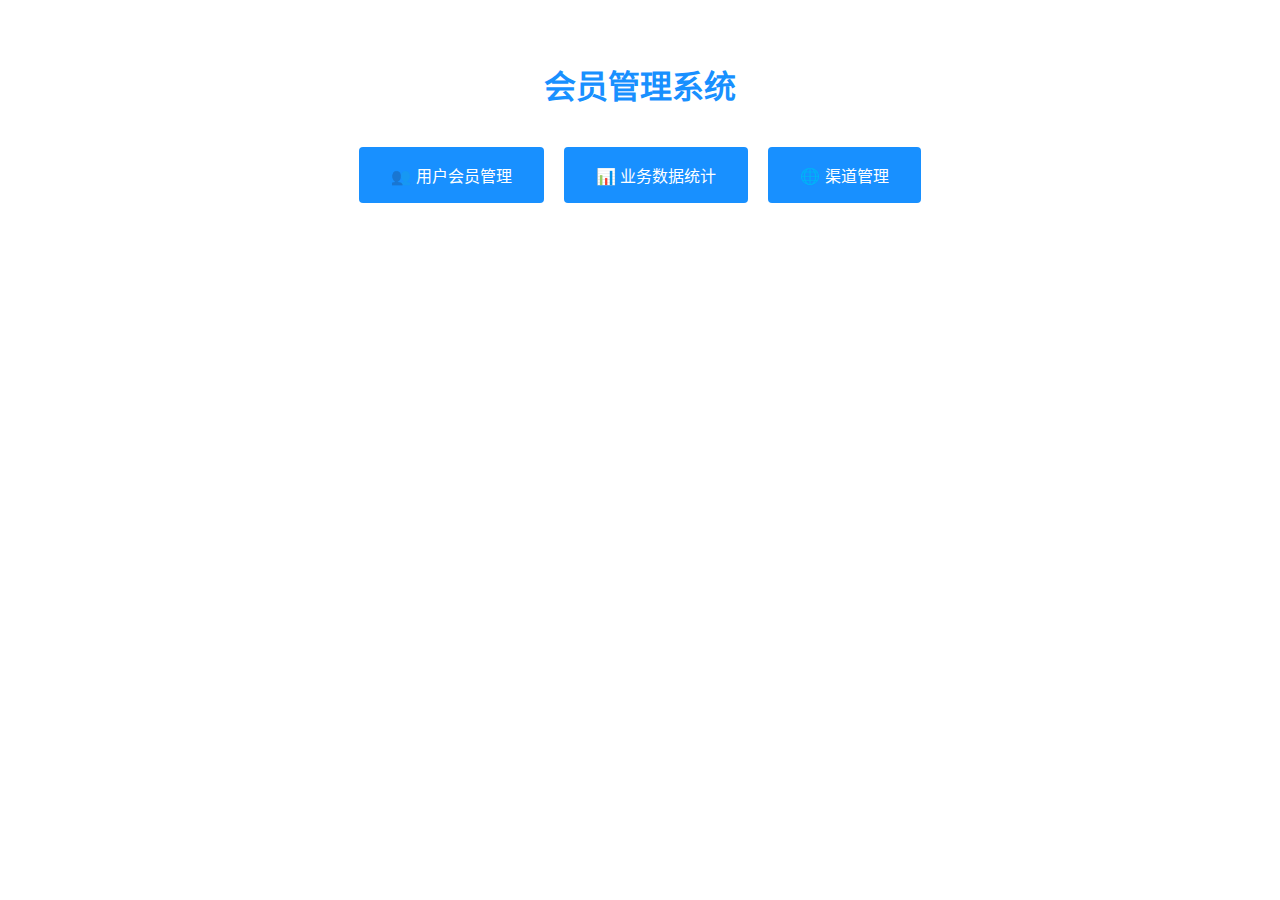
<file: 会员管理系统/index.html>
<!DOCTYPE html>
<html lang="zh-CN">
<head>
    <meta charset="UTF-8">
    <meta name="viewport" content="width=device-width, initial-scale=1.0">
    <title>会员管理系统</title>
    <style>
        body {
            font-family: -apple-system, BlinkMacSystemFont, 'Segoe UI', Roboto, sans-serif;
            max-width: 1200px;
            margin: 0 auto;
            padding: 40px 20px;
            text-align: center;
        }
        h1 {
            color: #1890ff;
            margin-bottom: 40px;
        }
        .nav-buttons {
            display: flex;
            gap: 20px;
            justify-content: center;
            flex-wrap: wrap;
        }
        .nav-button {
            padding: 16px 32px;
            background: #1890ff;
            color: white;
            text-decoration: none;
            border-radius: 4px;
            font-size: 16px;
            transition: all 0.3s;
        }
        .nav-button:hover {
            background: #40a9ff;
            transform: translateY(-2px);
        }
    </style>
</head>
<body>
    <h1>会员管理系统</h1>
    <div class="nav-buttons">
        <a href="pages/user-management.html" class="nav-button">👥 用户会员管理</a>
        <a href="pages/data-stats.html" class="nav-button">📊 业务数据统计</a>
        <a href="pages/channel-user-management.html" class="nav-button">🌐 渠道管理</a>
    </div>
</body>
</html>
</file>
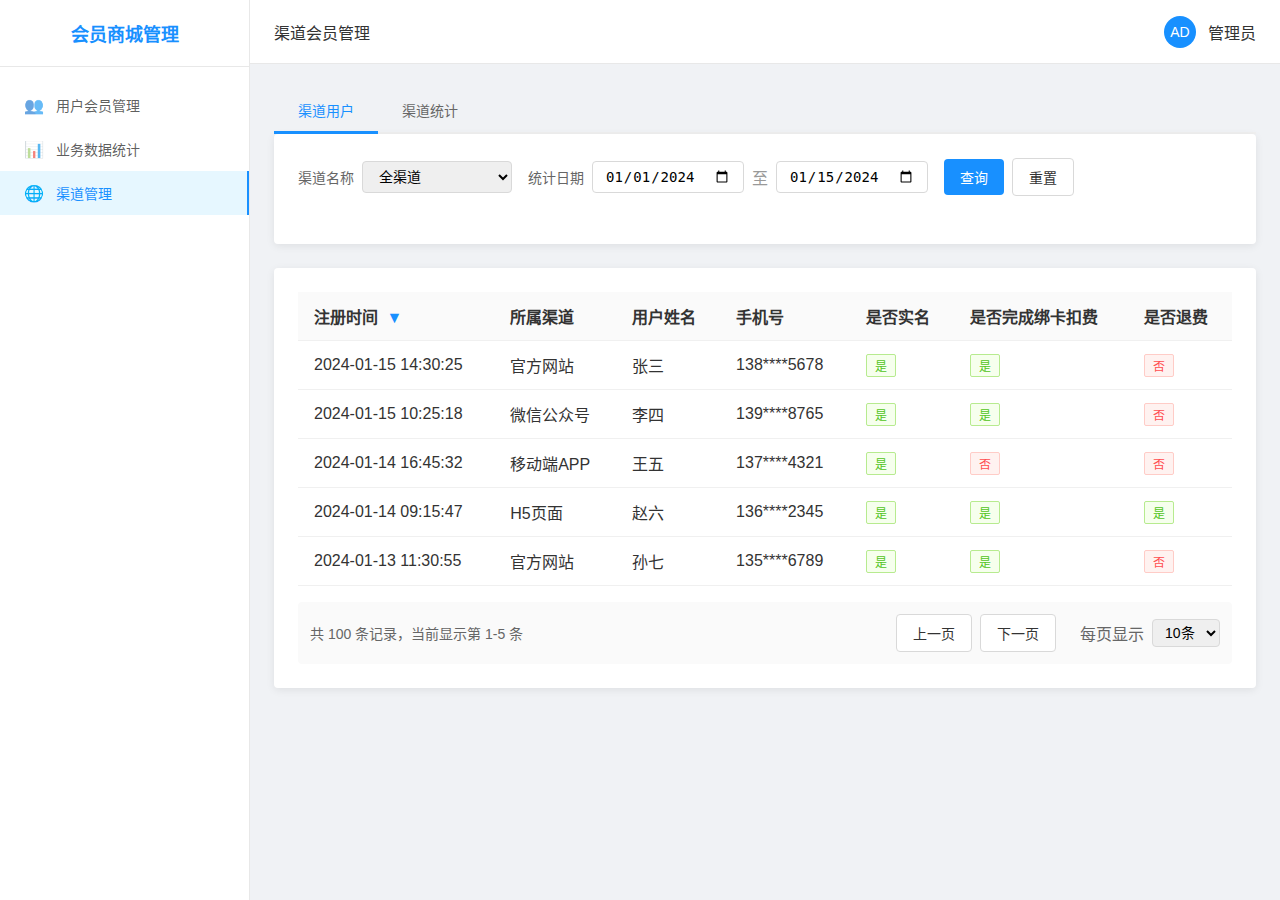
<file: 会员管理系统/pages/channel-user-management.html>
<!DOCTYPE html>
<html lang="zh-CN">
<head>
    <meta charset="UTF-8">
    <meta name="viewport" content="width=device-width, initial-scale=1.0">
    <title>渠道管理 - 会员商城管理系统</title>
    <link rel="stylesheet" href="../css/styles.css">
    <style>
        /* Tab样式 */
        .tab-container {
            margin-bottom: 24px;
        }

        .tab-header {
            display: flex;
            border-bottom: 2px solid #f0f0f0;
        }

        .tab-item {
            padding: 12px 24px;
            font-size: 14px;
            font-weight: 500;
            color: #666;
            cursor: pointer;
            border-bottom: 2px solid transparent;
            transition: all 0.3s;
            margin-bottom: -2px;
        }

        .tab-item:hover {
            color: #1890ff;
        }

        .tab-item.active {
            color: #1890ff;
            border-bottom-color: #1890ff;
        }

        .tab-content {
            display: none;
        }

        .tab-content.active {
            display: block;
        }

        /* 筛选栏样式 */
        .filter-bar {
            display: flex;
            gap: 16px;
            align-items: center;
            margin-bottom: 24px;
            flex-wrap: wrap;
        }

        .filter-item {
            display: flex;
            align-items: center;
            gap: 8px;
        }

        .filter-item label {
            font-size: 14px;
            color: #666;
            font-weight: 500;
        }

        .filter-input {
            padding: 6px 12px;
            border: 1px solid #d9d9d9;
            border-radius: 4px;
            font-size: 14px;
            min-width: 150px;
        }

        .filter-input:focus {
            outline: none;
            border-color: #1890ff;
            box-shadow: 0 0 0 2px rgba(24, 144, 255, 0.2);
        }

        /* 表格样式 */
        .data-table {
            width: 100%;
            border-collapse: collapse;
            background: #fff;
        }

        .data-table th,
        .data-table td {
            padding: 12px 16px;
            text-align: left;
            border-bottom: 1px solid #f0f0f0;
        }

        .data-table th {
            background: #fafafa;
            font-weight: 600;
            color: #333;
            white-space: nowrap;
            cursor: pointer;
            position: relative;
        }

        .data-table th:hover {
            background: #f0f0f0;
        }

        .data-table th .sort-icon {
            margin-left: 4px;
            color: #999;
        }

        .data-table th .sort-icon.active {
            color: #1890ff;
        }

        .data-table tbody tr:hover {
            background: #f5f5f5;
        }

        /* 分页样式 */
        .pagination {
            display: flex;
            justify-content: space-between;
            align-items: center;
            margin-top: 16px;
            padding: 12px;
            background: #fafafa;
            border-radius: 4px;
        }

        .pagination-info {
            font-size: 14px;
            color: #666;
        }

        .pagination-controls {
            display: flex;
            gap: 8px;
            align-items: center;
        }

        .page-size-select {
            padding: 4px 8px;
            border: 1px solid #d9d9d9;
            border-radius: 4px;
            font-size: 14px;
        }

        /* 状态标签样式 */
        .status-tag {
            display: inline-block;
            padding: 2px 8px;
            border-radius: 2px;
            font-size: 12px;
            font-weight: 500;
        }

        .status-tag.yes {
            background: #f6ffed;
            color: #52c41a;
            border: 1px solid #b7eb8f;
        }

        .status-tag.no {
            background: #fff2f0;
            color: #ff4d4f;
            border: 1px solid #ffccc7;
        }

        /* 图表容器样式 */
        .chart-container {
            height: 300px;
            background: #fff;
            border-radius: 4px;
            margin-bottom: 24px;
            display: flex;
            align-items: center;
            justify-content: center;
            color: #999;
        }

        /* 列设置按钮 */
        .column-settings {
            margin-bottom: 16px;
            display: flex;
            gap: 8px;
        }

        .column-settings-btn {
            padding: 6px 12px;
            background: #fff;
            border: 1px solid #d9d9d9;
            border-radius: 4px;
            font-size: 14px;
            color: #666;
            cursor: pointer;
            transition: all 0.3s;
        }

        .column-settings-btn:hover {
            border-color: #1890ff;
            color: #1890ff;
        }

        /* 多选下拉框样式 */
        .multiselect {
            min-width: 200px;
        }

        .multiselect-dropdown {
            padding: 6px 12px;
            border: 1px solid #d9d9d9;
            border-radius: 4px;
            font-size: 14px;
            cursor: pointer;
            background: #fff;
            display: flex;
            align-items: center;
            justify-content: space-between;
        }

        .multiselect-dropdown:hover {
            border-color: #1890ff;
        }

        .multiselect-options {
            display: none;
            position: absolute;
            top: 100%;
            left: 0;
            right: 0;
            background: #fff;
            border: 1px solid #d9d9d9;
            border-radius: 4px;
            max-height: 200px;
            overflow-y: auto;
            z-index: 1000;
            margin-top: 4px;
        }

        .multiselect-options.show {
            display: block;
        }

        .multiselect-option {
            padding: 8px 12px;
            cursor: pointer;
            font-size: 14px;
        }

        .multiselect-option:hover {
            background: #f5f5f5;
        }

        .multiselect-option.selected {
            background: #e6f7ff;
            color: #1890ff;
        }

        .multiselect-option input {
            margin-right: 8px;
        }

        /* 响应式设计 */
        @media (max-width: 768px) {
            .filter-bar {
                flex-direction: column;
                align-items: stretch;
            }

            .filter-item {
                flex-direction: column;
                align-items: stretch;
            }

            .filter-input {
                width: 100%;
            }

            .data-table {
                display: block;
                overflow-x: auto;
            }

            .pagination {
                flex-direction: column;
                gap: 12px;
            }
        }
    </style>
</head>
<body>
    <div class="container">
        <aside class="sider">
            <div class="logo">
                <h1>会员商城管理</h1>
            </div>
            <nav class="menu">
                <div class="menu-item" onclick="navigateTo('user-management')">
                    <span>👥</span>
                    <span>用户会员管理</span>
                </div>
                <div class="menu-item" onclick="navigateTo('data-stats')">
                    <span>📊</span>
                    <span>业务数据统计</span>
                </div>
                <div class="menu-item active" onclick="navigateTo('channel-user-management')">
                    <span>🌐</span>
                    <span>渠道管理</span>
                </div>
            </nav>
        </aside>

        <main class="main">
            <header class="header">
                <div class="header-left">
                    <div class="breadcrumb">渠道会员管理</div>
                </div>
                <div class="user-info">
                    <div class="user-avatar">AD</div>
                    <span>管理员</span>
                </div>
            </header>

            <div class="content">
                <!-- Tab切换 -->
                <div class="tab-container">
                    <div class="tab-header">
                        <div class="tab-item active" onclick="switchTab('channel-users')">渠道用户</div>
                        <div class="tab-item" onclick="switchTab('channel-stats')">渠道统计</div>
                    </div>

                    <!-- 渠道用户页 -->
                    <div class="tab-content active" id="channel-users-tab">
                        <!-- 筛选栏 -->
                        <div class="card" style="margin-bottom: 24px;">
                            <div class="card-body">
                                <div class="filter-bar">
                                    <div class="filter-item">
                                        <label>渠道名称</label>
                                        <select id="channel-filter-users" class="filter-input">
                                            <option value="all">全渠道</option>
                                            <option value="official">官方网站</option>
                                            <option value="wechat">微信公众号</option>
                                            <option value="app">移动端APP</option>
                                            <option value="h5">H5页面</option>
                                        </select>
                                    </div>
                                    <div class="filter-item">
                                        <label>统计日期</label>
                                        <input type="date" id="start-date-users" class="filter-input" value="2024-01-01">
                                        <span style="color: #999;">至</span>
                                        <input type="date" id="end-date-users" class="filter-input" value="2024-01-15">
                                    </div>
                                    <div class="filter-item">
                                        <button class="btn btn-primary" onclick="queryChannelUsers()">查询</button>
                                        <button class="btn btn-default" onclick="resetChannelUsersFilter()">重置</button>
                                    </div>
                                </div>
                            </div>
                        </div>



                        <!-- 用户列表 -->
                        <div class="card">
                            <div class="card-body">
                                <table class="data-table">
                                    <thead>
                                        <tr>
                                            <th>
                                                注册时间
                                                <span class="sort-icon active">▼</span>
                                            </th>
                                            <th>所属渠道</th>
                                            <th>用户姓名</th>
                                            <th>手机号</th>
                                            <th>是否实名</th>
                                            <th>是否完成绑卡扣费</th>
                                            <th>是否退费</th>
                                        </tr>
                                    </thead>
                                    <tbody id="users-table-body">
                                        <tr>
                                            <td>2024-01-15 14:30:25</td>
                                            <td>官方网站</td>
                                            <td>张三</td>
                                            <td>138****5678</td>
                                            <td><span class="status-tag yes">是</span></td>
                                            <td><span class="status-tag yes">是</span></td>
                                            <td><span class="status-tag no">否</span></td>
                                        </tr>
                                        <tr>
                                            <td>2024-01-15 10:25:18</td>
                                            <td>微信公众号</td>
                                            <td>李四</td>
                                            <td>139****8765</td>
                                            <td><span class="status-tag yes">是</span></td>
                                            <td><span class="status-tag yes">是</span></td>
                                            <td><span class="status-tag no">否</span></td>
                                        </tr>
                                        <tr>
                                            <td>2024-01-14 16:45:32</td>
                                            <td>移动端APP</td>
                                            <td>王五</td>
                                            <td>137****4321</td>
                                            <td><span class="status-tag yes">是</span></td>
                                            <td><span class="status-tag no">否</span></td>
                                            <td><span class="status-tag no">否</span></td>
                                        </tr>
                                        <tr>
                                            <td>2024-01-14 09:15:47</td>
                                            <td>H5页面</td>
                                            <td>赵六</td>
                                            <td>136****2345</td>
                                            <td><span class="status-tag yes">是</span></td>
                                            <td><span class="status-tag yes">是</span></td>
                                            <td><span class="status-tag yes">是</span></td>
                                        </tr>
                                        <tr>
                                            <td>2024-01-13 11:30:55</td>
                                            <td>官方网站</td>
                                            <td>孙七</td>
                                            <td>135****6789</td>
                                            <td><span class="status-tag yes">是</span></td>
                                            <td><span class="status-tag yes">是</span></td>
                                            <td><span class="status-tag no">否</span></td>
                                        </tr>
                                    </tbody>
                                </table>

                                <!-- 分页 -->
                                <div class="pagination">
                                    <div class="pagination-info">共 100 条记录，当前显示第 1-5 条</div>
                                    <div class="pagination-controls">
                                        <button class="btn btn-sm btn-default" onclick="prevPage('users')">上一页</button>
                                        <button class="btn btn-sm btn-default" onclick="nextPage('users')">下一页</button>
                                        <span style="margin-left: 16px; color: #666;">每页显示</span>
                                        <select class="page-size-select" onchange="changePageSize('users', this.value)">
                                            <option value="10">10条</option>
                                            <option value="20">20条</option>
                                            <option value="50">50条</option>
                                        </select>
                                    </div>
                                </div>
                            </div>
                        </div>
                    </div>

                    <!-- 渠道统计页 -->
                    <div class="tab-content" id="channel-stats-tab">
                        <!-- 筛选栏 -->
                        <div class="card" style="margin-bottom: 24px;">
                            <div class="card-body">
                                <div class="filter-bar">
                                    <div class="filter-item" style="position: relative;">
                                        <label>渠道名称</label>
                                        <div class="multiselect">
                                            <div class="multiselect-dropdown" onclick="toggleMultiselect('channels')">
                                                <span id="channels-display">全渠道</span>
                                                <span>▼</span>
                                            </div>
                                            <div class="multiselect-options" id="channels-options">
                                                <div class="multiselect-option selected">
                                                    <input type="checkbox" id="channel-all" checked onchange="toggleChannelSelect('all')">
                                                    <label for="channel-all">全渠道</label>
                                                </div>
                                                <div class="multiselect-option">
                                                    <input type="checkbox" id="channel-official" onchange="toggleChannelSelect('official')">
                                                    <label for="channel-official">官方网站</label>
                                                </div>
                                                <div class="multiselect-option">
                                                    <input type="checkbox" id="channel-wechat" onchange="toggleChannelSelect('wechat')">
                                                    <label for="channel-wechat">微信公众号</label>
                                                </div>
                                                <div class="multiselect-option">
                                                    <input type="checkbox" id="channel-app" onchange="toggleChannelSelect('app')">
                                                    <label for="channel-app">移动端APP</label>
                                                </div>
                                                <div class="multiselect-option">
                                                    <input type="checkbox" id="channel-h5" onchange="toggleChannelSelect('h5')">
                                                    <label for="channel-h5">H5页面</label>
                                                </div>
                                            </div>
                                        </div>
                                    </div>
                                    <div class="filter-item">
                                        <label>统计日期</label>
                                        <input type="date" id="start-date-stats" class="filter-input" value="2024-01-01">
                                        <span style="color: #999;">至</span>
                                        <input type="date" id="end-date-stats" class="filter-input" value="2024-01-15">
                                    </div>
                                    <div class="filter-item">
                                        <button class="btn btn-primary" onclick="queryChannelStats()">查询</button>
                                        <button class="btn btn-default" onclick="resetChannelStatsFilter()">重置</button>

                                    </div>
                                </div>
                            </div>
                        </div>



                        <!-- 统计列表 -->
                        <div class="card">
                            <div class="card-body">
                                <table class="data-table">
                                    <thead>
                                        <tr>
                                            <th>日期</th>
                                            <th>渠道名称</th>
                                            <th>PV</th>
                                            <th>UV</th>
                                            <th>AV</th>
                                            <th>实名</th>
                                            <th>绑卡</th>
                                            <th>开通会员</th>
                                            <th>会员退费</th>
                                        </tr>
                                    </thead>
                                    <tbody id="stats-table-body">
                                        <tr>
                                            <td>2024-01-15</td>
                                            <td>官方网站</td>
                                            <td>12,568</td>
                                            <td>3,421</td>
                                            <td>3.4</td>
                                            <td>568</td>
                                            <td>432</td>
                                            <td>156</td>
                                            <td>12</td>
                                        </tr>
                                        <tr>
                                            <td>2024-01-15</td>
                                            <td>微信公众号</td>
                                            <td>8,923</td>
                                            <td>2,567</td>
                                            <td>2.8</td>
                                            <td>345</td>
                                            <td>289</td>
                                            <td>98</td>
                                            <td>8</td>
                                        </tr>
                                        <tr>
                                            <td>2024-01-14</td>
                                            <td>官方网站</td>
                                            <td>10,912</td>
                                            <td>3,034</td>
                                            <td>3.2</td>
                                            <td>462</td>
                                            <td>364</td>
                                            <td>118</td>
                                            <td>10</td>
                                        </tr>
                                        <tr>
                                            <td>2024-01-14</td>
                                            <td>微信公众号</td>
                                            <td>7,892</td>
                                            <td>2,234</td>
                                            <td>2.5</td>
                                            <td>289</td>
                                            <td>221</td>
                                            <td>76</td>
                                            <td>6</td>
                                        </tr>
                                        <tr>
                                            <td>2024-01-13</td>
                                            <td>官方网站</td>
                                            <td>11,234</td>
                                            <td>3,123</td>
                                            <td>3.5</td>
                                            <td>489</td>
                                            <td>387</td>
                                            <td>124</td>
                                            <td>8</td>
                                        </tr>
                                    </tbody>
                                </table>

                                <!-- 分页 -->
                                <div class="pagination">
                                    <div class="pagination-info">共 100 条记录，当前显示第 1-5 条</div>
                                    <div class="pagination-controls">
                                        <button class="btn btn-sm btn-default" onclick="prevPage('stats')">上一页</button>
                                        <button class="btn btn-sm btn-default" onclick="nextPage('stats')">下一页</button>
                                        <span style="margin-left: 16px; color: #666;">每页显示</span>
                                        <select class="page-size-select" onchange="changePageSize('stats', this.value)">
                                            <option value="10">10条</option>
                                            <option value="20">20条</option>
                                            <option value="50">50条</option>
                                        </select>
                                    </div>
                                </div>
                            </div>
                        </div>
                    </div>
                </div>
            </div>
        </main>
    </div>

    <script src="../js/script.js"></script>
    <script>
        // Tab切换
        function switchTab(tabName) {
            // 隐藏所有tab内容
            document.querySelectorAll('.tab-content').forEach(tab => {
                tab.classList.remove('active');
            });
            
            // 移除所有tab header的active状态
            document.querySelectorAll('.tab-item').forEach(item => {
                item.classList.remove('active');
            });
            
            // 显示选中的tab
            document.getElementById(tabName + '-tab').classList.add('active');
            
            // 激活对应的tab header
            document.querySelector(`[onclick="switchTab('${tabName}')"]`).classList.add('active');
        }

        // 渠道用户查询
        function queryChannelUsers() {
            const channel = document.getElementById('channel-filter-users').value;
            const startDate = document.getElementById('start-date-users').value;
            const endDate = document.getElementById('end-date-users').value;
            
            console.log('查询渠道用户:', { channel, startDate, endDate });
            alert('查询功能开发中...');
        }

        // 重置渠道用户筛选
        function resetChannelUsersFilter() {
            document.getElementById('channel-filter-users').value = 'all';
            document.getElementById('start-date-users').value = '2024-01-01';
            document.getElementById('end-date-users').value = '2024-01-15';
        }

        // 查看用户详情
        function viewUserDetail(userId) {
            console.log('查看用户详情:', userId);
            alert('查看用户详情功能开发中...');
        }

        // 上一页
        function prevPage(type) {
            console.log('上一页:', type);
        }

        // 下一页
        function nextPage(type) {
            console.log('下一页:', type);
        }

        // 改变每页显示条数
        function changePageSize(type, size) {
            console.log('改变每页显示条数:', type, size);
        }

        // 显示列设置
        function showColumnSettings(type) {
            console.log('显示列设置:', type);
            alert('列设置功能开发中...');
        }

        // 切换多选下拉框
        function toggleMultiselect(name) {
            const options = document.getElementById(name + '-options');
            options.classList.toggle('show');
        }

        // 切换渠道选择
        function toggleChannelSelect(channel) {
            const allCheckbox = document.getElementById('channel-all');
            const display = document.getElementById('channels-display');
            
            if (channel === 'all') {
                // 全选/全不选
                const isChecked = allCheckbox.checked;
                document.querySelectorAll('#channels-options input[type="checkbox"]').forEach(checkbox => {
                    checkbox.checked = isChecked;
                });
                display.textContent = '全渠道';
            } else {
                // 单独选择
                allCheckbox.checked = false;
                
                // 更新显示文本
                const selectedChannels = [];
                document.querySelectorAll('#channels-options input[type="checkbox"]:not(#channel-all):checked').forEach(checkbox => {
                    const label = checkbox.nextElementSibling.textContent;
                    selectedChannels.push(label);
                });
                
                if (selectedChannels.length === 0) {
                    display.textContent = '全渠道';
                    allCheckbox.checked = true;
                } else if (selectedChannels.length <= 3) {
                    display.textContent = selectedChannels.join(', ');
                } else {
                    display.textContent = `${selectedChannels.length}个渠道已选择`;
                }
            }
        }

        // 渠道统计查询
        function queryChannelStats() {
            const startDate = document.getElementById('start-date-stats').value;
            const endDate = document.getElementById('end-date-stats').value;
            
            console.log('查询渠道统计:', { startDate, endDate });
            alert('查询功能开发中...');
        }

        // 重置渠道统计筛选
        function resetChannelStatsFilter() {
            document.getElementById('start-date-stats').value = '2024-01-01';
            document.getElementById('end-date-stats').value = '2024-01-15';
            
            // 重置渠道选择
            document.querySelectorAll('#channels-options input[type="checkbox"]').forEach(checkbox => {
                checkbox.checked = false;
            });
            document.getElementById('channel-all').checked = true;
            document.getElementById('channels-display').textContent = '全渠道';
        }

        // 导出渠道统计
        function exportChannelStats() {
            console.log('导出渠道统计');
            alert('导出功能开发中...');
        }

        // 数据钻取
        function drillDownStats(date, channel) {
            console.log('数据钻取:', { date, channel });
            alert('数据钻取功能开发中...');
        }

        // 点击其他区域关闭多选下拉框
        document.addEventListener('click', function(e) {
            if (!e.target.closest('.multiselect')) {
                document.querySelectorAll('.multiselect-options').forEach(options => {
                    options.classList.remove('show');
                });
            }
        });
    </script>
</body>
</html>
</file>
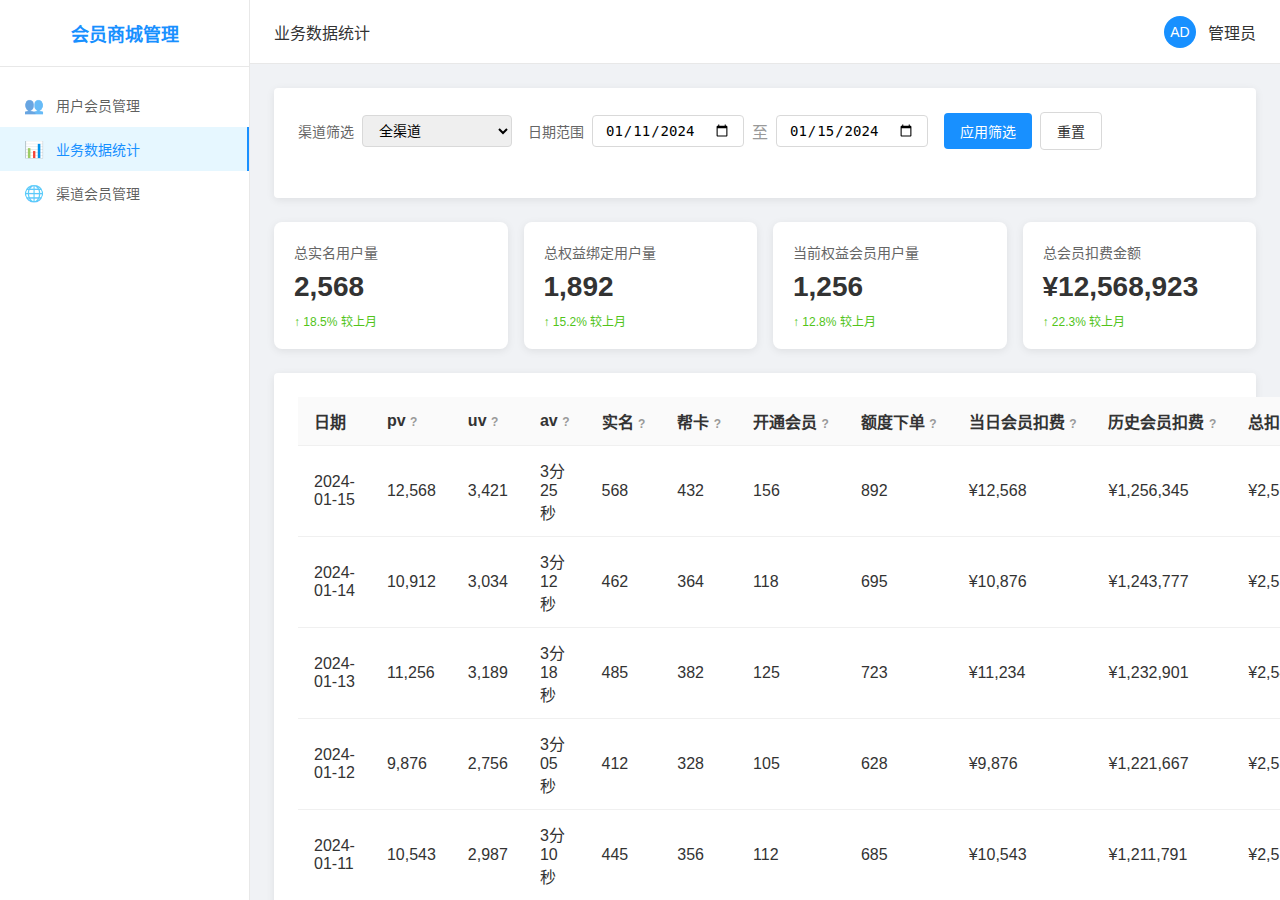
<file: 会员管理系统/pages/data-stats.html>
<!DOCTYPE html>
<html lang="zh-CN">
<head>
    <meta charset="UTF-8">
    <meta name="viewport" content="width=device-width, initial-scale=1.0">
    <title>业务数据统计 - 会员商城管理系统</title>
    <link rel="stylesheet" href="../css/styles.css">
    <style>
        /* 悬停提示样式 */
        .tooltip {
            position: relative;
            display: inline-block;
            cursor: help;
            font-weight: bold;
            color: #999;
            font-size: 12px;
        }

        .tooltip::before {
            content: "?";
        }

        .tooltip .tooltiptext {
            visibility: hidden;
            width: 200px;
            background-color: #333;
            color: #fff;
            text-align: center;
            border-radius: 4px;
            padding: 8px;
            position: absolute;
            z-index: 1;
            bottom: 125%;
            left: 50%;
            margin-left: -100px;
            opacity: 0;
            transition: opacity 0.3s;
            font-size: 12px;
            line-height: 1.4;
        }

        .tooltip:hover .tooltiptext {
            visibility: visible;
            opacity: 1;
        }

        .tooltip .tooltiptext::after {
            content: "";
            position: absolute;
            top: 100%;
            left: 50%;
            margin-left: -5px;
            border-width: 5px;
            border-style: solid;
            border-color: #333 transparent transparent transparent;
        }

        /* 筛选栏样式 */
        .filter-bar {
            display: flex;
            gap: 16px;
            align-items: center;
            margin-bottom: 24px;
            flex-wrap: wrap;
        }

        .filter-item {
            display: flex;
            align-items: center;
            gap: 8px;
        }

        .filter-item label {
            font-size: 14px;
            color: #666;
            font-weight: 500;
        }

        .filter-input {
            padding: 6px 12px;
            border: 1px solid #d9d9d9;
            border-radius: 4px;
            font-size: 14px;
            min-width: 150px;
        }

        .filter-input:focus {
            outline: none;
            border-color: #1890ff;
            box-shadow: 0 0 0 2px rgba(24, 144, 255, 0.2);
        }

        /* 统计卡片样式 */
        .stats-cards {
            display: grid;
            grid-template-columns: repeat(4, 1fr);
            gap: 16px;
            margin-bottom: 24px;
        }

        .stat-card {
            background: #fff;
            border-radius: 8px;
            padding: 20px;
            box-shadow: 0 2px 8px rgba(0, 0, 0, 0.08);
        }

        .stat-card .stat-label {
            font-size: 14px;
            color: #666;
            margin-bottom: 8px;
        }

        .stat-card .stat-value {
            font-size: 28px;
            font-weight: 600;
            color: #333;
        }

        .stat-card .stat-change {
            font-size: 12px;
            margin-top: 8px;
        }

        .stat-card .stat-change.positive {
            color: #52c41a;
        }

        .stat-card .stat-change.negative {
            color: #ff4d4f;
        }

        /* 表格样式优化 */
        .data-table {
            width: 100%;
            border-collapse: collapse;
            background: #fff;
        }

        .data-table th,
        .data-table td {
            padding: 12px 16px;
            text-align: left;
            border-bottom: 1px solid #f0f0f0;
        }

        .data-table th {
            background: #fafafa;
            font-weight: 600;
            color: #333;
            white-space: nowrap;
        }

        .data-table tbody tr:hover {
            background: #f5f5f5;
        }

        /* 响应式设计 */
        @media (max-width: 1200px) {
            .stats-cards {
                grid-template-columns: repeat(2, 1fr);
            }
        }

        @media (max-width: 768px) {
            .stats-cards {
                grid-template-columns: 1fr;
            }

            .filter-bar {
                flex-direction: column;
                align-items: stretch;
            }

            .filter-item {
                flex-direction: column;
                align-items: stretch;
            }

            .filter-input {
                width: 100%;
            }

            .data-table {
                display: block;
                overflow-x: auto;
            }
        }
    </style>
</head>
<body>
    <div class="container">
        <aside class="sider">
            <div class="logo">
                <h1>会员商城管理</h1>
            </div>
            <nav class="menu">
                <div class="menu-item" onclick="navigateTo('user-management')">
                    <span>👥</span>
                    <span>用户会员管理</span>
                </div>
                <div class="menu-item active" onclick="navigateTo('data-stats')">
                    <span>📊</span>
                    <span>业务数据统计</span>
                </div>
                <div class="menu-item" onclick="navigateTo('channel-user-management')">
                    <span>🌐</span>
                    <span>渠道会员管理</span>
                </div>
            </nav>
        </aside>

        <main class="main">
            <header class="header">
                <div class="header-left">
                    <div class="breadcrumb">业务数据统计</div>
                </div>
                <div class="user-info">
                    <div class="user-avatar">AD</div>
                    <span>管理员</span>
                </div>
            </header>

            <div class="content">
                <!-- 筛选栏 -->
                <div class="card" style="margin-bottom: 24px;">
                    <div class="card-body">
                        <div class="filter-bar">
                            <div class="filter-item">
                                <label>渠道筛选</label>
                                <select id="channel-filter" class="filter-input">
                                    <option value="all">全渠道</option>
                                    <option value="official">官方网站</option>
                                    <option value="wechat">微信公众号</option>
                                    <option value="app">移动端APP</option>
                                    <option value="h5">H5页面</option>
                                </select>
                            </div>
                            <div class="filter-item">
                                <label>日期范围</label>
                                <input type="date" id="start-date" class="filter-input" value="2024-01-11">
                                <span style="color: #999;">至</span>
                                <input type="date" id="end-date" class="filter-input" value="2024-01-15">
                            </div>
                            <div class="filter-item">
                                <button class="btn btn-primary" onclick="applyFilter()">应用筛选</button>
                                <button class="btn btn-default" onclick="resetFilter()">重置</button>
                            </div>
                        </div>
                    </div>
                </div>

                <!-- 顶部统计卡片 -->
                <div class="stats-cards">
                    <div class="stat-card">
                        <div class="stat-label">总实名用户量</div>
                        <div class="stat-value">2,568</div>
                        <div class="stat-change positive">↑ 18.5% 较上月</div>
                    </div>
                    <div class="stat-card">
                        <div class="stat-label">总权益绑定用户量</div>
                        <div class="stat-value">1,892</div>
                        <div class="stat-change positive">↑ 15.2% 较上月</div>
                    </div>
                    <div class="stat-card">
                        <div class="stat-label">当前权益会员用户量</div>
                        <div class="stat-value">1,256</div>
                        <div class="stat-change positive">↑ 12.8% 较上月</div>
                    </div>
                    <div class="stat-card">
                        <div class="stat-label">总会员扣费金额</div>
                        <div class="stat-value">¥12,568,923</div>
                        <div class="stat-change positive">↑ 22.3% 较上月</div>
                    </div>
                </div>

                <!-- 数据表格 -->
                <div class="card">
                    <div class="card-body">
                        <table class="data-table">
                            <thead>
                                <tr>
                                    <th>日期</th>
                                    <th>
                                        pv
                                        <span class="tooltip">
                                            <span class="tooltiptext">页面访问量：统计周期内页面被访问的总次数，同一用户多次访问同一页面会被多次统计</span>
                                        </span>
                                    </th>
                                    <th>
                                        uv
                                        <span class="tooltip">
                                            <span class="tooltiptext">独立访客数：统计周期内访问网站的独立用户数量，同一用户多次访问只计为1次</span>
                                        </span>
                                    </th>
                                    <th>
                                        av
                                        <span class="tooltip">
                                            <span class="tooltiptext">平均访问时长：统计周期内所有用户访问时长的平均值</span>
                                        </span>
                                    </th>
                                    <th>
                                        实名
                                        <span class="tooltip">
                                            <span class="tooltiptext">实名认证用户数：统计周期内新完成实名认证的用户数</span>
                                        </span>
                                    </th>
                                    <th>
                                        帮卡
                                        <span class="tooltip">
                                            <span class="tooltiptext">绑卡用户数：统计周期内新绑定银行卡的用户数</span>
                                        </span>
                                    </th>
                                    <th>
                                        开通会员
                                        <span class="tooltip">
                                            <span class="tooltiptext">新增会员开通数：统计周期内新购买会员服务的用户数</span>
                                        </span>
                                    </th>
                                    <th>
                                        额度下单
                                        <span class="tooltip">
                                            <span class="tooltiptext">额度类产品下单量：使用额度支付的订单总数</span>
                                        </span>
                                    </th>
                                    <th>
                                        当日会员扣费
                                        <span class="tooltip">
                                            <span class="tooltiptext">当日会员服务扣费总金额：当日会员服务自动扣费的总金额</span>
                                        </span>
                                    </th>
                                    <th>
                                        历史会员扣费
                                        <span class="tooltip">
                                            <span class="tooltiptext">历史累计会员服务扣费总金额：截至统计周期结束，所有会员服务累计扣费总金额</span>
                                        </span>
                                    </th>
                                    <th>
                                        总扣费金额
                                        <span class="tooltip">
                                            <span class="tooltiptext">所有服务类型累计扣费总金额：平台所有服务类型累计扣费总金额</span>
                                        </span>
                                    </th>
                                </tr>
                            </thead>
                            <tbody>
                                <tr>
                                    <td>2024-01-15</td>
                                    <td>12,568</td>
                                    <td>3,421</td>
                                    <td>3分25秒</td>
                                    <td>568</td>
                                    <td>432</td>
                                    <td>156</td>
                                    <td>892</td>
                                    <td>¥12,568</td>
                                    <td>¥1,256,345</td>
                                    <td>¥2,568,923</td>
                                </tr>
                                <tr>
                                    <td>2024-01-14</td>
                                    <td>10,912</td>
                                    <td>3,034</td>
                                    <td>3分12秒</td>
                                    <td>462</td>
                                    <td>364</td>
                                    <td>118</td>
                                    <td>695</td>
                                    <td>¥10,876</td>
                                    <td>¥1,243,777</td>
                                    <td>¥2,556,355</td>
                                </tr>
                                <tr>
                                    <td>2024-01-13</td>
                                    <td>11,256</td>
                                    <td>3,189</td>
                                    <td>3分18秒</td>
                                    <td>485</td>
                                    <td>382</td>
                                    <td>125</td>
                                    <td>723</td>
                                    <td>¥11,234</td>
                                    <td>¥1,232,901</td>
                                    <td>¥2,545,479</td>
                                </tr>
                                <tr>
                                    <td>2024-01-12</td>
                                    <td>9,876</td>
                                    <td>2,756</td>
                                    <td>3分05秒</td>
                                    <td>412</td>
                                    <td>328</td>
                                    <td>105</td>
                                    <td>628</td>
                                    <td>¥9,876</td>
                                    <td>¥1,221,667</td>
                                    <td>¥2,535,603</td>
                                </tr>
                                <tr>
                                    <td>2024-01-11</td>
                                    <td>10,543</td>
                                    <td>2,987</td>
                                    <td>3分10秒</td>
                                    <td>445</td>
                                    <td>356</td>
                                    <td>112</td>
                                    <td>685</td>
                                    <td>¥10,543</td>
                                    <td>¥1,211,791</td>
                                    <td>¥2,525,727</td>
                                </tr>
                            </tbody>
                        </table>
                    </div>
                </div>
            </div>
        </main>
    </div>

    <script src="../js/script.js"></script>
    <script>
        // 应用筛选
        function applyFilter() {
            const channel = document.getElementById('channel-filter').value;
            const startDate = document.getElementById('start-date').value;
            const endDate = document.getElementById('end-date').value;
            
            console.log('应用筛选:', { channel, startDate, endDate });
            alert('筛选功能开发中...');
        }

        // 重置筛选
        function resetFilter() {
            document.getElementById('channel-filter').value = 'all';
            document.getElementById('start-date').value = '2024-01-11';
            document.getElementById('end-date').value = '2024-01-15';
            
            console.log('重置筛选');
        }
    </script>
</body>
</html>
</file>
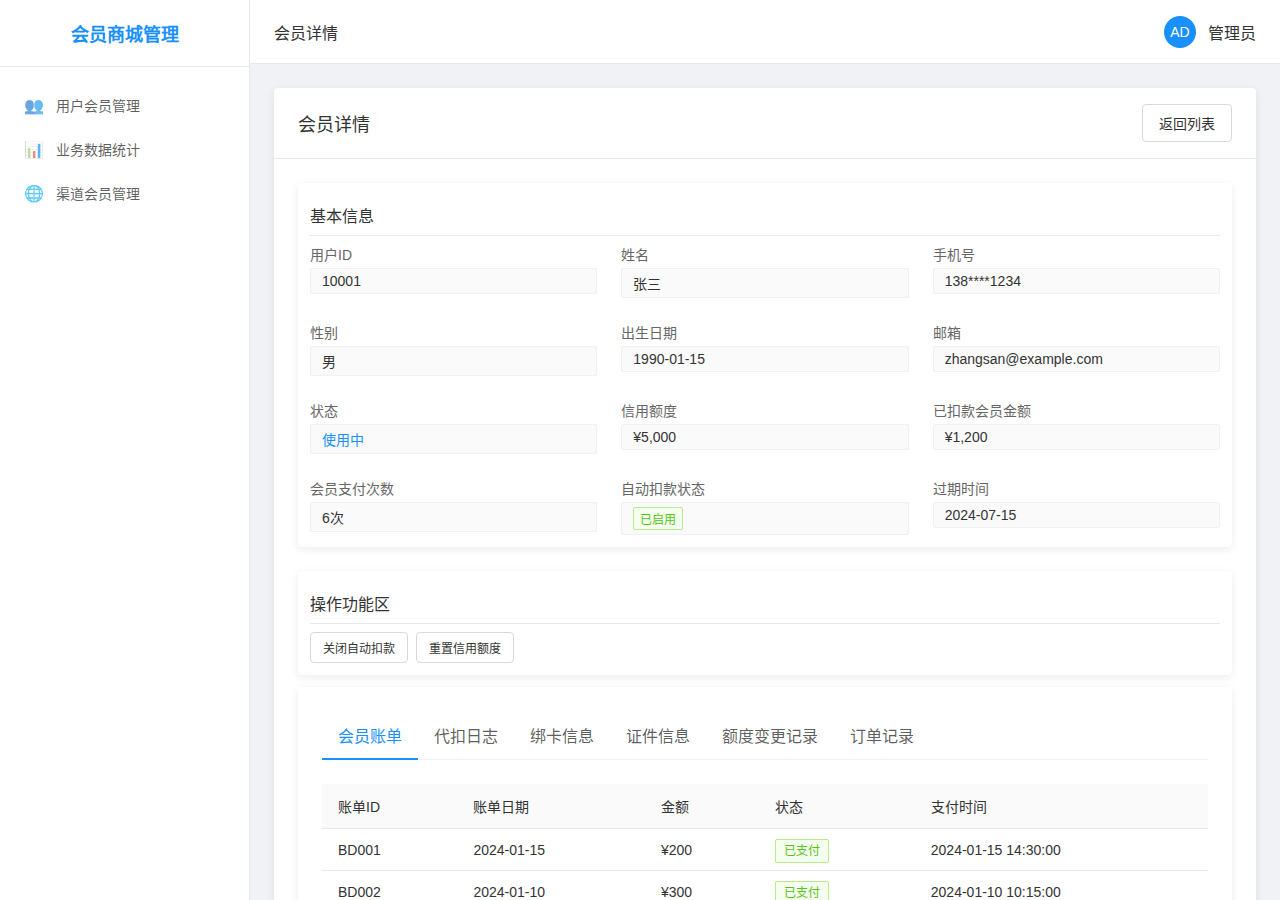
<file: 会员管理系统/pages/user-detail.html>
<!DOCTYPE html>
<html lang="zh-CN">
<head>
    <meta charset="UTF-8">
    <meta name="viewport" content="width=device-width, initial-scale=1.0">
    <title>会员详情 - 会员商城管理系统</title>
    <link rel="stylesheet" href="../css/styles.css">
    <style>
        /* Ant Design 表单布局样式 - 一行3个字段 */
        .ant-form {
            margin-bottom: 0;
        }
        
        .ant-form-item {
            margin-bottom: 16px;
            display: flex;
            flex-direction: column;
        }
        
        .ant-form-item-label {
            padding-bottom: 4px;
        }
        
        .ant-form-item-label > label {
            color: #666;
            font-size: 14px;
            font-weight: 500;
        }
        
        .ant-form-item-control {
            flex: 1;
        }
        
        .ant-form-item-control-input {
            display: flex;
            align-items: center;
        }
        
        .ant-form-item-control-input-content {
            width: 100%;
        }
        
        /* 3列表单布局 */
        .ant-form-layout-3-col {
            display: grid;
            grid-template-columns: repeat(3, 1fr);
            gap: 16px;
        }
        
        /* 表单字段容器 */
        .ant-form-field {
            display: flex;
            flex-direction: column;
        }
        
        .ant-form-field-label {
            font-size: 14px;
            color: #666;
            font-weight: 500;
            margin-bottom: 4px;
        }
        
        .ant-form-field-value {
            font-size: 14px;
            color: #333;
            padding: 4px 11px;
            background-color: #fafafa;
            border: 1px solid #f0f0f0;
            border-radius: 2px;
            min-height: 22px;
            display: flex;
            align-items: center;
            word-break: break-all;
        }
        
        /* 响应式设计 */
        @media (max-width: 1200px) {
            .ant-form-layout-3-col {
                grid-template-columns: repeat(2, 1fr);
            }
        }
        
        @media (max-width: 768px) {
            .ant-form-layout-3-col {
                grid-template-columns: 1fr;
            }
        }
        
        /* 压缩卡片样式 */
        .compact-card {
            padding: 12px !important;
        }
        
        .compact-card .card-header {
            padding: 8px 0 !important;
            margin-bottom: 8px !important;
        }
        
        .compact-card .card-title {
            font-size: 16px !important;
            margin: 0 !important;
        }
        
        .compact-card .card-body {
            padding: 0 !important;
        }
        
        .compact-id-photo-container {
            display: grid;
            grid-template-columns: 1fr 1fr;
            gap: 8px;
            margin-top: 8px;
        }
        
        .compact-id-photo-item {
            text-align: center;
            border: 1px solid #e8e8e8;
            border-radius: 4px;
            padding: 8px;
        }
        
        .compact-id-photo-label {
            font-size: 12px;
            color: #666;
            margin-bottom: 6px;
        }
        
        .compact-id-photo-placeholder {
            width: 100%;
            height: 80px;
            background-color: #f5f5f5;
            border: 1px dashed #d9d9d9;
            border-radius: 4px;
            display: flex;
            align-items: center;
            justify-content: center;
            color: #999;
            font-size: 12px;
        }
        
        .compact-id-photo-placeholder:hover {
            background-color: #e6f7ff;
            border-color: #1890ff;
            color: #1890ff;
            cursor: pointer;
        }
        
        .compact-btn-group {
            display: flex;
            gap: 8px;
            flex-wrap: wrap;
        }
        
        .compact-btn-group .btn {
            padding: 6px 12px !important;
            font-size: 12px !important;
        }
        
        .btn-refund {
            background-color: #fff;
            color: #ff4d4f;
            border: 1px solid #ff4d4f;
            padding: 4px 8px;
            font-size: 12px;
        }
        
        .btn-refund:hover {
            background-color: #fff1f0;
            border-color: #ff7875;
        }
    </style>
</head>
<body>
    <div class="container">
        <aside class="sider">
            <div class="logo">
                <h1>会员商城管理</h1>
            </div>
            <nav class="menu">
                <div class="menu-item" onclick="navigateTo('user-management')">
                    <span>👥</span>
                    <span>用户会员管理</span>
                </div>
                <div class="menu-item" onclick="navigateTo('data-stats')">
                    <span>📊</span>
                    <span>业务数据统计</span>
                </div>
                <div class="menu-item" onclick="navigateTo('channel-user-management')">
                    <span>🌐</span>
                    <span>渠道会员管理</span>
                </div>
            </nav>
        </aside>

        <main class="main">
            <header class="header">
                <div class="header-left">
                    <div class="breadcrumb">会员详情</div>
                </div>
                <div class="user-info">
                    <div class="user-avatar">AD</div>
                    <span>管理员</span>
                </div>
            </header>

            <div class="content">
                <div class="card">
                    <div class="card-header">
                        <h3 class="card-title">会员详情</h3>
                        <div>
                            <button class="btn btn-default" onclick="navigateTo('user-management')">返回列表</button>
                        </div>
                    </div>
                    <div class="card-body">
                        <div style="margin-bottom: 24px;">
                            <div class="card compact-card" style="margin-bottom: 12px;">
                                <div class="card-header">
                                    <h4 class="card-title">基本信息</h4>
                                </div>
                                <div class="card-body">
                                    <div class="ant-form-layout-3-col" style="gap: 24px;">
                                        <div class="ant-form-field">
                                            <div class="ant-form-field-label">用户ID</div>
                                            <div class="ant-form-field-value" id="detail-user-id">10001</div>
                                        </div>
                                        <div class="ant-form-field">
                                            <div class="ant-form-field-label">姓名</div>
                                            <div class="ant-form-field-value" id="detail-name">张三</div>
                                        </div>
                                        <div class="ant-form-field">
                                            <div class="ant-form-field-label">手机号</div>
                                            <div class="ant-form-field-value" id="detail-phone">138****1234</div>
                                        </div>
                                        <div class="ant-form-field">
                                            <div class="ant-form-field-label">性别</div>
                                            <div class="ant-form-field-value" id="detail-gender">男</div>
                                        </div>
                                        <div class="ant-form-field">
                                            <div class="ant-form-field-label">出生日期</div>
                                            <div class="ant-form-field-value" id="detail-birthdate">1990-01-15</div>
                                        </div>
                                        <div class="ant-form-field">
                                            <div class="ant-form-field-label">邮箱</div>
                                            <div class="ant-form-field-value" id="detail-email">zhangsan@example.com</div>
                                        </div>
                                        <div class="ant-form-field">
                                            <div class="ant-form-field-label">状态</div>
                                            <div class="ant-form-field-value" style="color: #1890ff; font-weight: 500;" id="detail-status">使用中</div>
                                        </div>
                                        <div class="ant-form-field">
                                            <div class="ant-form-field-label">信用额度</div>
                                            <div class="ant-form-field-value" style="font-weight: 500;" id="detail-credit">¥5,000</div>
                                        </div>
                                        <div class="ant-form-field">
                                            <div class="ant-form-field-label">已扣款会员金额</div>
                                            <div class="ant-form-field-value" id="detail-deduction-amount">¥1,200</div>
                                        </div>
                                        <div class="ant-form-field">
                                            <div class="ant-form-field-label">会员支付次数</div>
                                            <div class="ant-form-field-value" id="detail-payment-count">6次</div>
                                        </div>
                                        <div class="ant-form-field">
                                            <div class="ant-form-field-label">自动扣款状态</div>
                                            <div class="ant-form-field-value" id="detail-auto-deduct-status">
                                                <span class="tag tag-success" style="font-size: 12px; padding: 2px 6px;">已启用</span>
                                            </div>
                                        </div>
                                        <div class="ant-form-field">
                                            <div class="ant-form-field-label">过期时间</div>
                                            <div class="ant-form-field-value" id="detail-expire">2024-07-15</div>
                                        </div>
                                    </div>
                                </div>
                            </div>
                        </div>

                        

                        <div class="card compact-card" style="margin-bottom: 12px;">
                            <div class="card-header">
                                <h4 class="card-title">操作功能区</h4>
                            </div>
                            <div class="card-body">
                                <div class="compact-btn-group">
                                    <button class="btn btn-default" onclick="closeAutoDeduct()">关闭自动扣款</button>
                                    <button class="btn btn-default">重置信用额度</button>
                                </div>
                            </div>
                        </div>

                        <div class="card">
                            <div class="card-body">
                                <div class="tabs">
                                    <div class="tab-item active" onclick="switchTab('member-bill')">会员账单</div>
                                    <div class="tab-item" onclick="switchTab('withhold-log')">代扣日志</div>
                                    <div class="tab-item" onclick="switchTab('bank-card')">绑卡信息</div>
                                    <div class="tab-item" onclick="switchTab('id-card')">证件信息</div>
                                    <div class="tab-item" onclick="switchTab('credit-change')">额度变更记录</div>
                                    <div class="tab-item" onclick="switchTab('order-record')">订单记录</div>
                                </div>
                                
                                <div id="member-bill" class="tab-content" style="margin-top: 24px;">
                                    <table class="table">
                                        <thead>
                                            <tr>
                                                <th>账单ID</th>
                                                <th>账单日期</th>
                                                <th>金额</th>
                                                <th>状态</th>
                                                <th>支付时间</th>
                                            </tr>
                                        </thead>
                                        <tbody>
                                            <tr>
                                                <td>BD001</td>
                                                <td>2024-01-15</td>
                                                <td>¥200</td>
                                                <td><span class="tag tag-success">已支付</span></td>
                                                <td>2024-01-15 14:30:00</td>
                                            </tr>
                                            <tr>
                                                <td>BD002</td>
                                                <td>2024-01-10</td>
                                                <td>¥300</td>
                                                <td><span class="tag tag-success">已支付</span></td>
                                                <td>2024-01-10 10:15:00</td>
                                            </tr>
                                            <tr>
                                                <td>BD003</td>
                                                <td>2024-01-05</td>
                                                <td>¥400</td>
                                                <td><span class="tag tag-success">已支付</span></td>
                                                <td>2024-01-05 16:45:00</td>
                                            </tr>
                                        </tbody>
                                    </table>
                                </div>
                                
                                <div id="withhold-log" class="tab-content" style="display: none; margin-top: 24px;">
                                    <table class="table">
                                        <thead>
                                            <tr>
                                                <th>日志ID</th>
                                                <th>代扣时间</th>
                                                <th>金额</th>
                                                <th>状态</th>
                                                <th>银行卡号</th>
                                                <th>备注</th>
                                            </tr>
                                        </thead>
                                        <tbody>
                                            <tr>
                                                <td>WL001</td>
                                                <td>2024-01-15 14:30:00</td>
                                                <td>¥200</td>
                                                <td><span class="tag tag-success">成功</span></td>
                                                <td>622848********1234</td>
                                                <td>会员月度服务费</td>
                                            </tr>
                                            <tr>
                                                <td>WL002</td>
                                                <td>2024-01-10 10:15:00</td>
                                                <td>¥300</td>
                                                <td><span class="tag tag-success">成功</span></td>
                                                <td>622848********1234</td>
                                                <td>会员月度服务费</td>
                                            </tr>
                                            <tr>
                                                <td>WL003</td>
                                                <td>2024-01-05 16:45:00</td>
                                                <td>¥400</td>
                                                <td><span class="tag tag-success">成功</span></td>
                                                <td>622848********1234</td>
                                                <td>会员月度服务费</td>
                                            </tr>
                                        </tbody>
                                    </table>
                                </div>
                                
                                <div id="bank-card" class="tab-content" style="display: none; margin-top: 24px;">
                                    <div class="detail-info">
                                        <div class="detail-info-label">银行卡号</div>
                                        <div class="detail-info-value" id="detail-bankcard">622848********1234</div>
                                    </div>
                                    <div class="detail-info">
                                        <div class="detail-info-label">开户行</div>
                                        <div class="detail-info-value" id="detail-bankname">中国农业银行</div>
                                    </div>
                                    <div class="detail-info">
                                        <div class="detail-info-label">开户支行</div>
                                        <div class="detail-info-value" id="detail-bankbranch">北京朝阳支行</div>
                                    </div>
                                    <div class="detail-info">
                                        <div class="detail-info-label">绑定时间</div>
                                        <div class="detail-info-value" id="detail-bindtime">2024-01-15 14:30:00</div>
                                    </div>
                                </div>
                                <div id="id-card" class="tab-content" style="display: none; margin-top: 24px;">
                                    <div class="compact-detail-info">
                                        <div class="compact-detail-info-label">身份证号</div>
                                        <div class="compact-detail-info-value" id="detail-idcard">110101********1234</div>
                                    </div>
                                    <div class="compact-detail-info">
                                        <div class="compact-detail-info-label">身份证地址</div>
                                        <div class="compact-detail-info-value" id="detail-idcard-address">北京市朝阳区*********</div>
                                    </div>
                                    <div class="compact-detail-info">
                                        <div class="compact-detail-info-label">身份证有效期</div>
                                        <div class="compact-detail-info-value" id="detail-idcard-valid">2020-01-01 至 2030-01-01</div>
                                    </div>
                                    <div class="compact-id-photo-container">
                                        <div class="compact-id-photo-item">
                                            <div class="compact-id-photo-label">身份证正面</div>
                                            <div class="compact-id-photo-placeholder" onclick="viewIdPhoto('front')">点击查看</div>
                                        </div>
                                        <div class="compact-id-photo-item">
                                            <div class="compact-id-photo-label">身份证背面</div>
                                            <div class="compact-id-photo-placeholder" onclick="viewIdPhoto('back')">点击查看</div>
                                        </div>
                                    </div>
                                </div>
                                
                                <div id="credit-change" class="tab-content" style="display: none; margin-top: 24px;">
                                    <table class="table">
                                        <thead>
                                            <tr>
                                                <th>变更ID</th>
                                                <th>变更时间</th>
                                                <th>变更前额度</th>
                                                <th>变更后额度</th>
                                                <th>变更类型</th>
                                                <th>变更原因</th>
                                                <th>操作人</th>
                                                <th>备注</th>
                                            </tr>
                                        </thead>
                                        <tbody>
                                            <tr>
                                                <td>CC001</td>
                                                <td>2024-01-15 10:00:00</td>
                                                <td>¥3,000</td>
                                                <td>¥5,000</td>
                                                <td><span class="tag tag-success">提升</span></td>
                                                <td>优质客户额度提升</td>
                                                <td>系统自动</td>
                                                <td>月度评分优秀</td>
                                            </tr>
                                            <tr>
                                                <td>CC002</td>
                                                <td>2024-01-10 14:30:00</td>
                                                <td>¥2,000</td>
                                                <td>¥3,000</td>
                                                <td><span class="tag tag-success">提升</span></td>
                                                <td>会员等级升级</td>
                                                <td>admin</td>
                                                <td>开通VIP会员</td>
                                            </tr>
                                            <tr>
                                                <td>CC003</td>
                                                <td>2024-01-05 09:15:00</td>
                                                <td>¥0</td>
                                                <td>¥2,000</td>
                                                <td><span class="tag tag-success">初始授予</span></td>
                                                <td>新用户注册</td>
                                                <td>系统自动</td>
                                                <td>首次注册授信</td>
                                            </tr>
                                        </tbody>
                                    </table>
                                </div>
                                
                                <div id="order-record" class="tab-content" style="display: none; margin-top: 24px;">
                                    <table class="table">
                                        <thead>
                                            <tr>
                                                <th>订单ID</th>
                                                <th>订单类型</th>
                                                <th>订单金额</th>
                                                <th>订单状态</th>
                                                <th>创建时间</th>
                                                <th>支付时间</th>
                                                <th>完成时间</th>
                                                <th>操作</th>
                                            </tr>
                                        </thead>
                                        <tbody>
                                            <tr>
                                                <td>OD001</td>
                                                <td><span class="tag tag-success">会员开通</span></td>
                                                <td>¥299</td>
                                                <td><span class="tag tag-success">已完成</span></td>
                                                <td>2024-01-15 10:00:00</td>
                                                <td>2024-01-15 10:05:00</td>
                                                <td>2024-01-15 10:05:30</td>
                                                <td>
                                                    <button class="btn btn-text" style="color: #1890ff;" onclick="viewOrderDetail('OD001')">查看详情</button>
                                                </td>
                                            </tr>
                                            <tr>
                                                <td>OD002</td>
                                                <td><span class="tag tag-processing">额度借款</span></td>
                                                <td>¥1,000</td>
                                                <td><span class="tag tag-success">已完成</span></td>
                                                <td>2024-01-14 14:30:00</td>
                                                <td>2024-01-14 14:35:00</td>
                                                <td>2024-01-14 14:35:30</td>
                                                <td>
                                                    <button class="btn btn-text" style="color: #1890ff;" onclick="viewOrderDetail('OD002')">查看详情</button>
                                                </td>
                                            </tr>
                                            <tr>
                                                <td>OD003</td>
                                                <td><span class="tag tag-warning">商品购买</span></td>
                                                <td>¥599</td>
                                                <td><span class="tag tag-success">已完成</span></td>
                                                <td>2024-01-13 09:15:00</td>
                                                <td>2024-01-13 09:20:00</td>
                                                <td>2024-01-13 09:20:30</td>
                                                <td>
                                                    <button class="btn btn-text" style="color: #1890ff;" onclick="viewOrderDetail('OD003')">查看详情</button>
                                                </td>
                                            </tr>
                                        </tbody>
                                    </table>
                                </div>
                            </div>
                        </div>
                    </div>
                </div>
            </div>
        </main>
    </div>

    <script src="../js/script.js"></script>
    <script>
        window.onload = function() {
            const urlParams = new URLSearchParams(window.location.search);
            const userId = urlParams.get('id');
            if (userId) {
                loadUserDetail(userId);
            }
        };
        
        function viewIdPhoto(type) {
            alert('查看身份证' + (type === 'front' ? '正面' : '背面') + '照片');
        }
        
        function viewBillDetail(billId) {
            alert('查看账单详情：' + billId);
        }
        
        function refundBill(billId) {
            if (confirm('确定要退款账单 ' + billId + ' 吗？')) {
                alert('账单 ' + billId + ' 退款申请已提交，等待处理');
            }
        }
    </script>
</body>
</html>
</file>
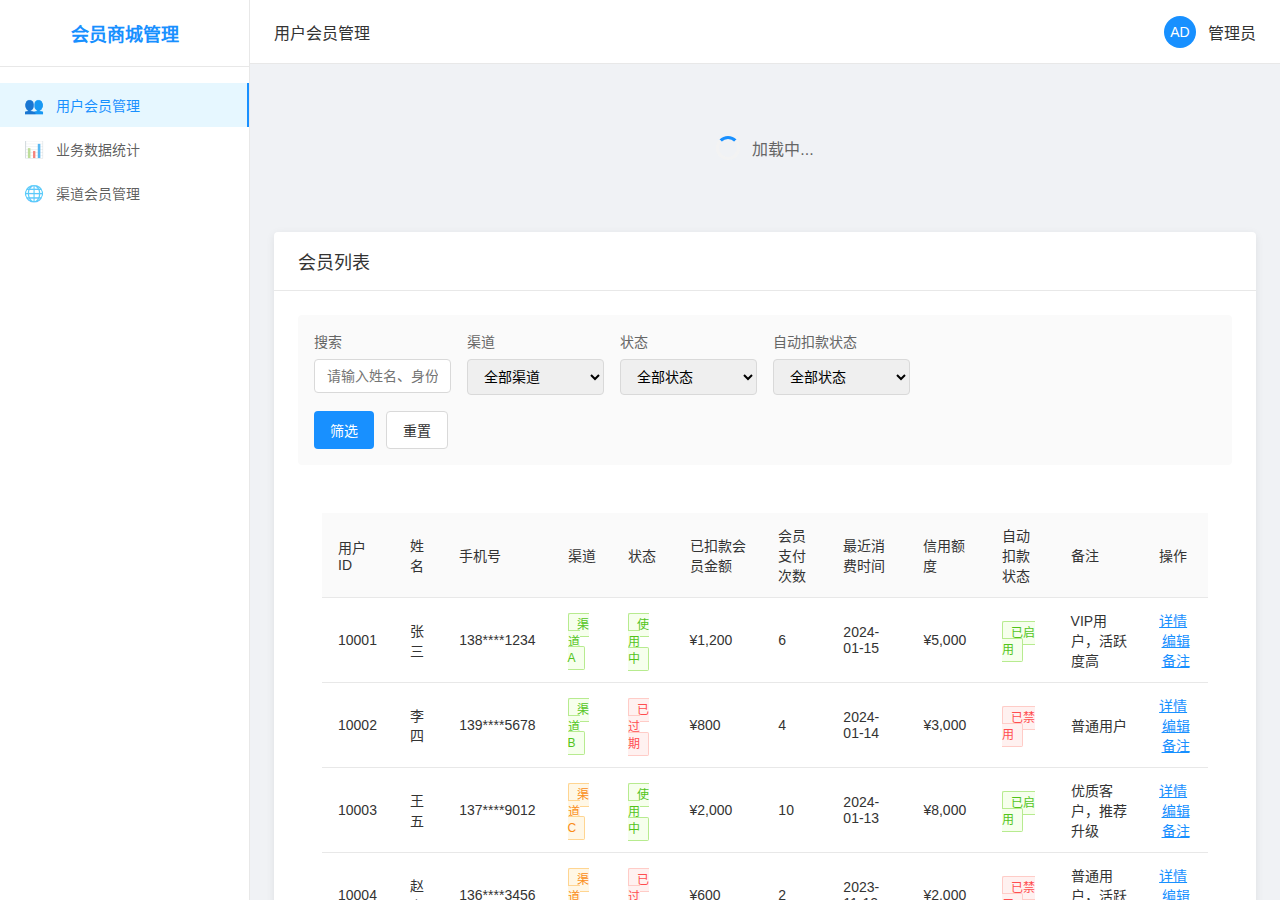
<file: 会员管理系统/pages/user-management.html>
<!DOCTYPE html>
<html lang="zh-CN">
<head>
    <meta charset="UTF-8">
    <meta name="viewport" content="width=device-width, initial-scale=1.0">
    <title>用户会员管理 - 会员商城管理系统</title>
    <link rel="stylesheet" href="../css/styles.css">
</head>
<body>
    <div class="container">
        <aside class="sider">
            <div class="logo">
                <h1>会员商城管理</h1>
            </div>
            <nav class="menu">
                <div class="menu-item active" onclick="navigateTo('user-management')">
                    <span>👥</span>
                    <span>用户会员管理</span>
                </div>
                <div class="menu-item" onclick="navigateTo('data-stats')">
                    <span>📊</span>
                    <span>业务数据统计</span>
                </div>
                <div class="menu-item" onclick="navigateTo('channel-user-management')">
                    <span>🌐</span>
                    <span>渠道会员管理</span>
                </div>
            </nav>
        </aside>

        <main class="main">
            <header class="header">
                <div class="header-left">
                    <div class="breadcrumb">用户会员管理</div>
                </div>
                <div class="user-info">
                    <div class="user-avatar">AD</div>
                    <span>管理员</span>
                </div>
            </header>

            <div class="content">
                <div class="stats-section" id="stats-section">
                    <div class="stats-loading" id="stats-loading">
                        <div style="display: flex; align-items: center; justify-content: center; height: 120px;">
                            <div style="width: 24px; height: 24px; border: 3px solid #f3f3f3; border-top: 3px solid #1890ff; border-radius: 50%; animation: spin 1s linear infinite;"></div>
                            <span style="margin-left: 12px; color: #666;">加载中...</span>
                        </div>
                    </div>
                    <div class="stats-grid" id="stats-grid" style="display: none;">
                        <div class="stat-card">
                            <div class="stat-label">当前总权益会员数</div>
                            <div class="stat-value" id="total-members">1,256</div>
                            <div class="stat-change" id="total-members-change">
                                <span class="change-arrow" id="total-members-arrow">↑</span>
                                <span class="change-percent" id="total-members-percent">12.5%</span>
                                <span class="change-value" id="total-members-value">+142</span>
                            </div>
                        </div>
                        <div class="stat-card">
                            <div class="stat-label">今日已签署会员数</div>
                            <div class="stat-value" id="today-signed">23</div>
                            <div class="stat-change" id="today-signed-change">
                                <span class="change-arrow" id="today-signed-arrow">↑</span>
                                <span class="change-percent" id="today-signed-percent">8.2%</span>
                                <span class="change-value" id="today-signed-value">+2</span>
                            </div>
                        </div>
                        <div class="stat-card">
                            <div class="stat-label">今日已扣费会员数</div>
                            <div class="stat-value" id="today-deducted">45</div>
                            <div class="stat-change" id="today-deducted-change">
                                <span class="change-arrow" id="today-deducted-arrow">↓</span>
                                <span class="change-percent" id="today-deducted-percent">5.3%</span>
                                <span class="change-value" id="today-deducted-value">-3</span>
                            </div>
                        </div>
                        <div class="stat-card">
                            <div class="stat-label">今日已扣款金额</div>
                            <div class="stat-value" id="today-amount">¥12,560</div>
                            <div class="stat-change" id="today-amount-change">
                                <span class="change-arrow" id="today-amount-arrow">↑</span>
                                <span class="change-percent" id="today-amount-percent">15.3%</span>
                                <span class="change-value" id="today-amount-value">+¥1,680</span>
                            </div>
                        </div>
                    </div>
                    <div class="stats-error" id="stats-error" style="display: none;">
                        <div style="display: flex; align-items: center; justify-content: center; height: 120px; color: #ff4d4f;">
                            <span>数据加载失败，请刷新页面重试</span>
                        </div>
                    </div>
                </div>

                <div class="card">
                    <div class="card-header">
                        <h3 class="card-title">会员列表</h3>
                    </div>
                    <div class="card-body">
                        <div class="filter-section" style="margin-bottom: 24px; padding: 16px; background-color: #fafafa; border-radius: 4px;">
                            <div class="filter-row" style="display: grid; grid-template-columns: repeat(6, 1fr); gap: 16px; margin-bottom: 16px;">
                                <style>
                                    @media (max-width: 1200px) {
                                        .filter-row {
                                            grid-template-columns: repeat(3, 1fr) !important;
                                        }
                                    }
                                    @media (max-width: 768px) {
                                        .filter-row {
                                            grid-template-columns: repeat(2, 1fr) !important;
                                        }
                                    }
                                    @media (max-width: 480px) {
                                        .filter-row {
                                            grid-template-columns: 1fr !important;
                                        }
                                    }
                                </style>
                                <div>
                                    <label style="font-size: 14px; color: #666; margin-bottom: 8px; display: block;">搜索</label>
                                    <input type="text" class="input" id="filter-search" placeholder="请输入姓名、身份证号或手机号" oninput="applyFilter()">
                                </div>
                                <div>
                                    <label style="font-size: 14px; color: #666; margin-bottom: 8px; display: block;">渠道</label>
                                    <select class="input" id="filter-channel" onchange="applyFilter()">
                                        <option value="">全部渠道</option>
                                        <option value="渠道A">渠道A</option>
                                        <option value="渠道B">渠道B</option>
                                        <option value="渠道C">渠道C</option>
                                    </select>
                                </div>
                                <div>
                                    <label style="font-size: 14px; color: #666; margin-bottom: 8px; display: block;">状态</label>
                                    <select class="input" id="filter-status" onchange="applyFilter()">
                                        <option value="">全部状态</option>
                                        <option value="使用中">使用中</option>
                                        <option value="已过期">已过期</option>
                                    </select>
                                </div>
                                <div>
                                    <label style="font-size: 14px; color: #666; margin-bottom: 8px; display: block;">自动扣款状态</label>
                                    <select class="input" id="filter-auto-deduct" onchange="applyFilter()">
                                        <option value="">全部状态</option>
                                        <option value="已启用">已启用</option>
                                        <option value="已禁用">已禁用</option>
                                    </select>
                                </div>
                            </div>
                            <div class="filter-actions" style="display: flex; gap: 12px;">
                                <button class="btn btn-primary" onclick="applyFilter()">筛选</button>
                                <button class="btn btn-default" onclick="resetFilter()">重置</button>
                            </div>
                        </div>
                    <div class="card-body">
                        <table class="table">
                            <thead>
                                <tr>
                                    <th>用户ID</th>
                                    <th>姓名</th>
                                    <th>手机号</th>
                                    <th>渠道</th>
                                    <th>状态</th>
                                    <th>已扣款会员金额</th>
                                    <th>会员支付次数</th>
                                    <th>最近消费时间</th>
                                    <th>信用额度</th>
                                    <th>自动扣款状态</th>
                                    <th>备注</th>
                                    <th>操作</th>
                                </tr>
                            </thead>
                            <tbody>
                                <tr>
                                    <td>10001</td>
                                    <td>张三</td>
                                    <td>138****1234</td>
                                    <td><span class="tag tag-success">渠道A</span></td>
                                    <td><span class="tag tag-success">使用中</span></td>
                                    <td>¥1,200</td>
                                    <td>6</td>
                                    <td>2024-01-15</td>
                                    <td>¥5,000</td>
                                    <td><span class="tag tag-success">已启用</span></td>
                                    <td>
                                        <div class="remark-content" id="remark-10001">VIP用户，活跃度高</div>
                                        <div class="remark-edit" style="display: none;">
                                            <input type="text" class="input" id="remark-input-10001" value="VIP用户，活跃度高" />
                                            <button class="btn btn-primary" onclick="saveRemark(10001)">保存</button>
                                            <button class="btn btn-default" onclick="cancelRemark(10001)">取消</button>
                                        </div>
                                    </td>
                                    <td>
                                        <button class="btn btn-text" style="color: #1890ff;" onclick="showUserDetail(10001)">详情</button>
                                        <button class="btn btn-text" style="color: #1890ff;" onclick="editRemark(10001)">编辑备注</button>
                                    </td>
                                </tr>
                                <tr>
                                    <td>10002</td>
                                    <td>李四</td>
                                    <td>139****5678</td>
                                    <td><span class="tag tag-success">渠道B</span></td>
                                    <td><span class="tag tag-error">已过期</span></td>
                                    <td>¥800</td>
                                    <td>4</td>
                                    <td>2024-01-14</td>
                                    <td>¥3,000</td>
                                    <td><span class="tag tag-error">已禁用</span></td>
                                    <td>
                                        <div class="remark-content" id="remark-10002">普通用户</div>
                                        <div class="remark-edit" style="display: none;">
                                            <input type="text" class="input" id="remark-input-10002" value="普通用户" />
                                            <button class="btn btn-primary" onclick="saveRemark(10002)">保存</button>
                                            <button class="btn btn-default" onclick="cancelRemark(10002)">取消</button>
                                        </div>
                                    </td>
                                    <td>
                                        <button class="btn btn-text" style="color: #1890ff;" onclick="showUserDetail(10002)">详情</button>
                                        <button class="btn btn-text" style="color: #1890ff;" onclick="editRemark(10002)">编辑备注</button>
                                    </td>
                                </tr>
                                <tr>
                                    <td>10003</td>
                                    <td>王五</td>
                                    <td>137****9012</td>
                                    <td><span class="tag tag-processing">渠道C</span></td>
                                    <td><span class="tag tag-success">使用中</span></td>
                                    <td>¥2,000</td>
                                    <td>10</td>
                                    <td>2024-01-13</td>
                                    <td>¥8,000</td>
                                    <td><span class="tag tag-success">已启用</span></td>
                                    <td>
                                        <div class="remark-content" id="remark-10003">优质客户，推荐升级</div>
                                        <div class="remark-edit" style="display: none;">
                                            <input type="text" class="input" id="remark-input-10003" value="优质客户，推荐升级" />
                                            <button class="btn btn-primary" onclick="saveRemark(10003)">保存</button>
                                            <button class="btn btn-default" onclick="cancelRemark(10003)">取消</button>
                                        </div>
                                    </td>
                                    <td>
                                        <button class="btn btn-text" style="color: #1890ff;" onclick="showUserDetail(10003)">详情</button>
                                        <button class="btn btn-text" style="color: #1890ff;" onclick="editRemark(10003)">编辑备注</button>
                                    </td>
                                </tr>
                                <tr>
                                    <td>10004</td>
                                    <td>赵六</td>
                                    <td>136****3456</td>
                                    <td><span class="tag tag-processing">渠道C</span></td>
                                    <td><span class="tag tag-error">已过期</span></td>
                                    <td>¥600</td>
                                    <td>2</td>
                                    <td>2023-11-12</td>
                                    <td>¥2,000</td>
                                    <td><span class="tag tag-error">已禁用</span></td>
                                    <td>
                                        <div class="remark-content" id="remark-10004">普通用户，活跃度一般</div>
                                        <div class="remark-edit" style="display: none;">
                                            <input type="text" class="input" id="remark-input-10004" value="普通用户，活跃度一般" />
                                            <button class="btn btn-primary" onclick="saveRemark(10004)">保存</button>
                                            <button class="btn btn-default" onclick="cancelRemark(10004)">取消</button>
                                        </div>
                                    </td>
                                    <td>
                                        <button class="btn btn-text" style="color: #1890ff;" onclick="showUserDetail(10004)">详情</button>
                                        <button class="btn btn-text" style="color: #1890ff;" onclick="editRemark(10004)">编辑备注</button>
                                    </td>
                                </tr>
                            </tbody>
                        </table>

                        <div class="pagination">
                            <div class="pagination-item">‹</div>
                            <div class="pagination-item active">1</div>
                            <div class="pagination-item">2</div>
                            <div class="pagination-item">3</div>
                            <div class="pagination-item">›</div>
                        </div>
                    </div>
                </div>
            </div>
        </main>
    </div>

    <script src="../js/script.js"></script>
    <script>
        // 会员数据
        const membersData = [
            { id: 10001, name: '张三', phone: '138****1234', channel: '渠道A', status: '使用中', deductionAmount: '¥1,200', paymentCount: 6, lastConsume: '2024-01-15', credit: '¥5,000', autoDeduct: '已启用', remark: 'VIP用户，活跃度高', idcard: '110101********1234' },
            { id: 10002, name: '李四', phone: '139****5678', channel: '渠道B', status: '已过期', deductionAmount: '¥800', paymentCount: 4, lastConsume: '2024-01-14', credit: '¥3,000', autoDeduct: '已禁用', remark: '普通用户', idcard: '110102********5678' },
            { id: 10003, name: '王五', phone: '137****9012', channel: '渠道C', status: '使用中', deductionAmount: '¥2,000', paymentCount: 10, lastConsume: '2024-01-13', credit: '¥8,000', autoDeduct: '已启用', remark: '优质客户，推荐升级', idcard: '110103********9012' },
            { id: 10004, name: '赵六', phone: '136****3456', channel: '渠道C', status: '已过期', deductionAmount: '¥600', paymentCount: 2, lastConsume: '2023-11-12', credit: '¥2,000', autoDeduct: '已禁用', remark: '普通用户，活跃度一般', idcard: '110104********3456' }
        ];

        // 应用筛选
        function applyFilter() {
            const search = document.getElementById('filter-search').value.toLowerCase();
            const channel = document.getElementById('filter-channel').value;
            const status = document.getElementById('filter-status').value;
            const autoDeduct = document.getElementById('filter-auto-deduct').value;

            const rows = document.querySelectorAll('table tbody tr');
            let visibleCount = 0;

            rows.forEach((row, index) => {
                const member = membersData[index];
                if (!member) return;

                const matchSearch = !search || 
                    member.name.toLowerCase().includes(search) || 
                    member.idcard.toLowerCase().includes(search) || 
                    member.phone.toLowerCase().includes(search);
                const matchChannel = !channel || member.channel === channel;
                const matchStatus = !status || member.status === status;
                const matchAutoDeduct = !autoDeduct || member.autoDeduct === autoDeduct;

                if (matchSearch && matchChannel && matchStatus && matchAutoDeduct) {
                    row.style.display = '';
                    visibleCount++;
                } else {
                    row.style.display = 'none';
                }
            });

            // 更新分页信息
            const pagination = document.querySelector('.pagination');
            if (pagination) {
                if (visibleCount === 0) {
                    pagination.innerHTML = '<div style="padding: 24px; text-align: center; color: #999;">暂无符合条件的会员</div>';
                }
            }
        }

        // 重置筛选
        function resetFilter() {
            document.getElementById('filter-search').value = '';
            document.getElementById('filter-channel').value = '';
            document.getElementById('filter-status').value = '';
            document.getElementById('filter-auto-deduct').value = '';

            applyFilter();
        }

        // 页面加载完成后初始化
        window.onload = function() {
            applyFilter();
        };
    </script>
</body>
</html>
</file>
<file: 会员管理系统/css/styles.css>
/* 全局样式 */
* {
    margin: 0;
    padding: 0;
    box-sizing: border-box;
}

body {
    font-family: -apple-system, BlinkMacSystemFont, 'Segoe UI', 'Roboto', 'Oxygen', 'Ubuntu', 'Cantarell', 'Fira Sans', 'Droid Sans', 'Helvetica Neue', sans-serif;
    -webkit-font-smoothing: antialiased;
    -moz-osx-font-smoothing: grayscale;
    background-color: #f0f2f5;
    color: #333;
}

/* 统计区域样式 */
.stats-section {
    margin-bottom: 24px;
}

.stats-grid {
    display: grid;
    grid-template-columns: repeat(4, 1fr);
    gap: 16px;
}

.stat-card {
    background-color: #fff;
    border-radius: 4px;
    padding: 20px;
    box-shadow: 0 2px 8px rgba(0, 0, 0, 0.08);
    transition: all 0.3s;
}

.stat-card:hover {
    box-shadow: 0 4px 16px rgba(0, 0, 0, 0.12);
    transform: translateY(-2px);
}

.stat-label {
    font-size: 14px;
    color: #666;
    margin-bottom: 12px;
    font-weight: 400;
}

.stat-value {
    font-size: 32px;
    font-weight: 600;
    color: #333;
    margin-bottom: 8px;
    line-height: 1.2;
}

.stat-change {
    display: flex;
    align-items: center;
    gap: 4px;
    font-size: 12px;
}

.change-arrow {
    font-weight: 600;
}

.change-arrow.up {
    color: #52c41a;
}

.change-arrow.down {
    color: #ff4d4f;
}

.change-arrow.flat {
    color: #999;
}

.change-percent {
    font-weight: 500;
}

.change-percent.up {
    color: #52c41a;
}

.change-percent.down {
    color: #ff4d4f;
}

.change-percent.flat {
    color: #999;
}

.change-value {
    color: #999;
}

/* 加载动画 */
@keyframes spin {
    0% { transform: rotate(0deg); }
    100% { transform: rotate(360deg); }
}

.container {
    display: flex;
    height: 100vh;
}

/* 侧边栏样式 */
.sider {
    width: 250px;
    background-color: #fff;
    border-right: 1px solid #e8e8e8;
    display: flex;
    flex-direction: column;
}

.logo {
    padding: 20px;
    text-align: center;
    border-bottom: 1px solid #e8e8e8;
}

.logo h1 {
    font-size: 18px;
    color: #1890ff;
    font-weight: 600;
}

.menu {
    flex: 1;
    padding: 16px 0;
}

.menu-item {
    display: flex;
    align-items: center;
    padding: 12px 24px;
    cursor: pointer;
    transition: all 0.3s;
    color: rgba(0, 0, 0, 0.65);
    font-size: 14px;
}

.menu-item:hover {
    background-color: #e6f7ff;
    color: #1890ff;
}

.menu-item.active {
    background-color: #e6f7ff;
    color: #1890ff;
    border-right: 2px solid #1890ff;
}

.menu-item span:first-child {
    margin-right: 12px;
    font-size: 16px;
}

/* 主内容区样式 */
.main {
    flex: 1;
    display: flex;
    flex-direction: column;
    overflow: hidden;
}

.header {
    height: 64px;
    background-color: #fff;
    border-bottom: 1px solid #e8e8e8;
    display: flex;
    align-items: center;
    justify-content: space-between;
    padding: 0 24px;
}

.header-left {
    display: flex;
    align-items: center;
}

.breadcrumb {
    font-size: 16px;
    font-weight: 500;
    color: #333;
}

.user-info {
    display: flex;
    align-items: center;
}

.user-avatar {
    width: 32px;
    height: 32px;
    border-radius: 50%;
    background-color: #1890ff;
    color: #fff;
    display: flex;
    align-items: center;
    justify-content: center;
    font-size: 14px;
    font-weight: 500;
    margin-right: 12px;
}

/* 内容区域 */
.content {
    flex: 1;
    padding: 24px;
    overflow-y: auto;
}

/* 卡片样式 */
.card {
    background-color: #fff;
    border-radius: 4px;
    box-shadow: 0 2px 8px rgba(0, 0, 0, 0.08);
    margin-bottom: 24px;
}

.card-header {
    padding: 16px 24px;
    border-bottom: 1px solid #e8e8e8;
    display: flex;
    justify-content: space-between;
    align-items: center;
}

.card-title {
    font-size: 18px;
    font-weight: 500;
    color: #333;
}

.card-body {
    padding: 24px;
}

/* 按钮样式 */
.btn {
    padding: 8px 16px;
    border: none;
    border-radius: 4px;
    font-size: 14px;
    cursor: pointer;
    transition: all 0.3s;
    outline: none;
}

.btn-primary {
    background-color: #1890ff;
    color: #fff;
}

.btn-primary:hover {
    background-color: #40a9ff;
}

.btn-default {
    background-color: #fff;
    color: #333;
    border: 1px solid #d9d9d9;
}

.btn-default:hover {
    border-color: #1890ff;
    color: #1890ff;
}

.btn-text {
    background: none;
    color: #1890ff;
    padding: 0;
    text-decoration: underline;
}

.btn-text:hover {
    color: #40a9ff;
}

/* 表格样式 */
.table {
    width: 100%;
    border-collapse: collapse;
    font-size: 14px;
}

.table th,
.table td {
    padding: 12px 16px;
    text-align: left;
    border-bottom: 1px solid #e8e8e8;
}

.table th {
    background-color: #fafafa;
    font-weight: 500;
    color: #333;
}

.table tr:hover {
    background-color: #f5f5f5;
}

/* 标签样式 */
.tag {
    padding: 4px 8px;
    border-radius: 2px;
    font-size: 12px;
    font-weight: 500;
}

.tag-success {
    background-color: #f6ffed;
    color: #52c41a;
    border: 1px solid #b7eb8f;
}

.tag-processing {
    background-color: #fff7e6;
    color: #fa8c16;
    border: 1px solid #ffd591;
}

.tag-error {
    background-color: #fff1f0;
    color: #ff4d4f;
    border: 1px solid #ffccc7;
}

/* 分页样式 */
.pagination {
    display: flex;
    justify-content: center;
    align-items: center;
    margin-top: 24px;
}

.pagination-item {
    width: 32px;
    height: 32px;
    border: 1px solid #d9d9d9;
    border-radius: 4px;
    display: flex;
    align-items: center;
    justify-content: center;
    margin: 0 4px;
    cursor: pointer;
    transition: all 0.3s;
    color: #333;
}

.pagination-item:hover {
    border-color: #1890ff;
    color: #1890ff;
}

.pagination-item.active {
    background-color: #1890ff;
    color: #fff;
    border-color: #1890ff;
}

/* 网格布局 */
.grid {
    display: grid;
    gap: 16px;
}

.grid-2 {
    grid-template-columns: repeat(2, 1fr);
}

.grid-4 {
    grid-template-columns: repeat(4, 1fr);
}

/* 输入框样式 */
.input {
    padding: 8px 12px;
    border: 1px solid #d9d9d9;
    border-radius: 4px;
    font-size: 14px;
    width: 100%;
    outline: none;
    transition: all 0.3s;
}

.input:focus {
    border-color: #1890ff;
    box-shadow: 0 0 0 2px rgba(24, 144, 255, 0.2);
}

/* 备注编辑样式 */
.remark-content {
    max-width: 200px;
    word-break: break-all;
}

.remark-edit {
    display: flex;
    gap: 8px;
    align-items: center;
}

.remark-edit input {
    flex: 1;
}

/* 详情页面样式 */
.detail-info {
    display: grid;
    grid-template-columns: 1fr 2fr;
    gap: 16px;
    align-items: center;
    margin-bottom: 16px;
}

.detail-info-label {
    font-weight: 500;
    color: #666;
}

.detail-info-value {
    color: #333;
}

/* Tab样式 */
.tabs {
    display: flex;
    border-bottom: 1px solid #f0f0f0;
    margin-bottom: 0;
}

.tab-item {
    padding: 12px 16px;
    cursor: pointer;
    position: relative;
    color: rgba(0, 0, 0, 0.65);
    font-weight: 500;
    transition: all 0.3s;
}

.tab-item:hover {
    color: #1890ff;
}

.tab-item.active {
    color: #1890ff;
}

.tab-item.active::after {
    content: '';
    position: absolute;
    bottom: -1px;
    left: 0;
    width: 100%;
    height: 2px;
    background: #1890ff;
}

.tab-content {
    display: block;
}

/* 响应式设计 */
@media (max-width: 1200px) {
    .stats-grid {
        grid-template-columns: repeat(2, 1fr);
    }
}

@media (max-width: 768px) {
    .sider {
        width: 200px;
    }
    
    .content {
        padding: 16px;
    }
    
    .card-body {
        padding: 16px;
    }
    
    .grid-2,
    .grid-4 {
        grid-template-columns: 1fr;
    }
    
    .stats-grid {
        grid-template-columns: 1fr;
    }
    
    .stat-value {
        font-size: 24px;
    }
}
</file>
